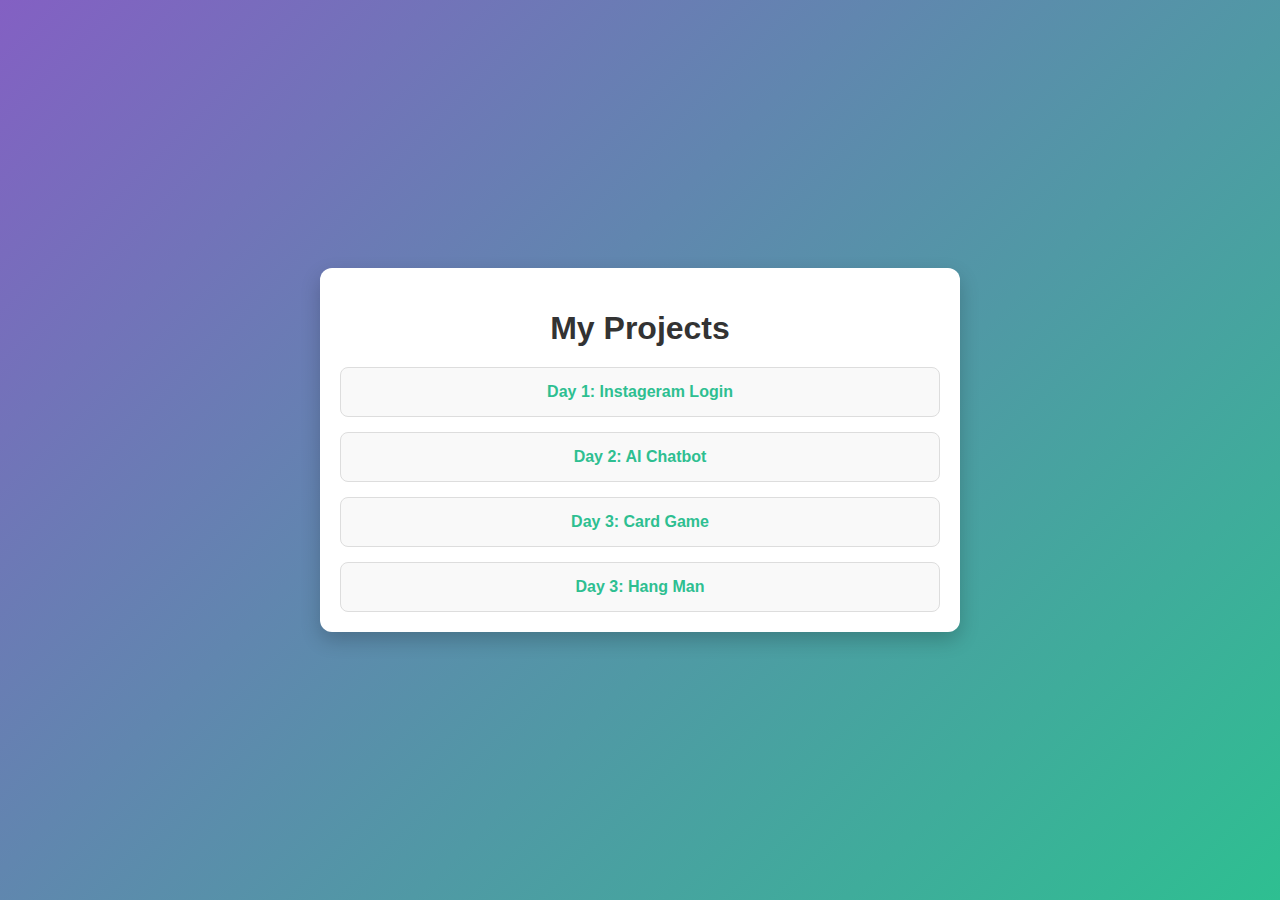
<file: index.html>
<!DOCTYPE html>
<html lang="en">
<head>
    <meta charset="UTF-8">
    <meta name="viewport" content="width=device-width, initial-scale=1.0">
    <title>Project Hub</title>
    <style>
        body {
            font-family: Arial, sans-serif;
            margin: 0;
            padding: 0;
            display: flex;
            justify-content: center;
            align-items: center;
            height: 100vh;
            background: linear-gradient(135deg, #8360c3, #2ebf91);
            color: #fff;
        }

        .container {
            text-align: center;
            background: #fff;
            border-radius: 12px;
            padding: 20px;
            box-shadow: 0 8px 20px rgba(0, 0, 0, 0.2);
            color: #333;
            width: 80%;
            max-width: 600px;
        }

        h1 {
            font-size: 2rem;
            margin-bottom: 20px;
        }

        .project-list {
            display: grid;
            grid-template-columns: 1fr;
            gap: 15px;
        }

        .project-item {
            padding: 15px;
            border: 1px solid #ddd;
            border-radius: 8px;
            background: #f9f9f9;
            transition: transform 0.3s, box-shadow 0.3s;
            text-align: center;
        }

        .project-item:hover {
            transform: scale(1.05);
            box-shadow: 0 5px 15px rgba(0, 0, 0, 0.3);
        }

        a {
            text-decoration: none;
            color: #2ebf91;
            font-weight: bold;
        }

        a:hover {
            color: #23a580;
        }
    </style>
</head>
<body>
    <div class="container">
        <h1>My Projects</h1>
        <div class="project-list">
            <div class="project-item">
                <a href="./day1/index.html" target="_blank">Day 1: Instageram Login</a>
            </div>
            <div class="project-item">
                <a href="./day2/index.html" target="_blank">Day 2: AI Chatbot</a>
            </div>
            <div class="project-item">
                <a href="./day3/Card Game/index.html" target="_blank">Day 3: Card Game</a>
            </div>
            <div class="project-item">
                <a href="./day3/HangMan Game/index.html" target="_blank">Day 3: Hang Man</a>
            </div>
        </div>
    </div>
</body>
</html>
</file>
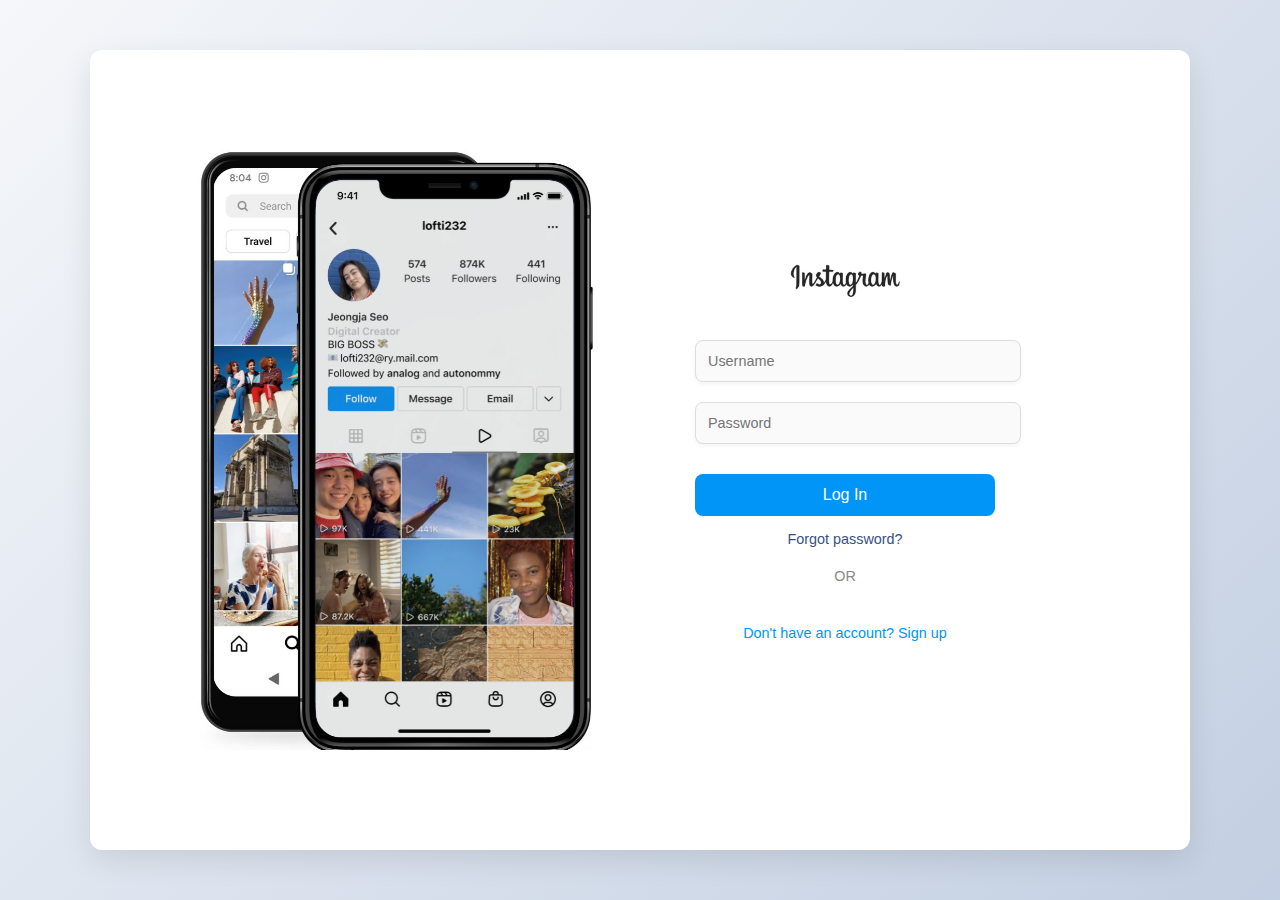
<file: day1/index.html>
<!DOCTYPE html>
<html lang="en">
<head>
    <meta charset="UTF-8">
    <meta name="viewport" content="width=device-width, initial-scale=1.0">
    <title>Instagram Login</title>
    <style>
        body {
            font-family: 'Arial', sans-serif;
            margin: 0;
            padding: 0;
            display: flex;
            justify-content: center;
            align-items: center;
            height: 100vh;
            background: linear-gradient(135deg, #f5f7fa, #c3cfe2);
        }

        /* Main Container */
        .container {
            display: flex;
            width: 100%;
            max-width: 900px;
            height: 600px;
            background-color: #fff;
            border-radius: 12px;
            box-shadow: 0 10px 30px rgba(0, 0, 0, 0.1);
            overflow: hidden;
            padding: 100px;
        }

        /* Left Section (Mobile View) */
        .left-section {
            flex: 1;
            background-image: url('images/mobileImage.jpg');
            background-size: cover;
            background-position: center;
        }

        /* Right Section (Login Form) */
        .right-section {
            flex: 1;
            padding: 40px;
            box-sizing: border-box;
            display: flex;
            flex-direction: column;
            justify-content: center;
            align-items: center;
        }

        /* Instagram Logo */
        .instagram-logo {
            width: 120px;
            margin-bottom: 30px;
        }

        /* Form */
        form {
            width: 100%;
            max-width: 300px;
            text-align: center;
        }

        input[type="text"], input[type="password"] {
            width: 100%;
            padding: 12px;
            margin: 10px 0;
            border-radius: 8px;
            border: 1px solid #ddd;
            background: #fafafa;
            font-size: 0.9rem;
            box-shadow: 0 2px 4px rgba(0, 0, 0, 0.05);
            transition: 0.3s ease;
        }

        input[type="text"]:focus, input[type="password"]:focus {
            border-color: #0095f6;
            outline: none;
        }

        button {
            width: 100%;
            padding: 12px;
            margin-top: 20px;
            background-color: #0095f6;
            color: white;
            border: none;
            border-radius: 8px;
            font-size: 1rem;
            cursor: pointer;
            transition: background-color 0.3s;
        }

        button:hover {
            background-color: #0078d4;
        }

        .forgot-password {
            font-size: 0.9rem;
            color: #385185;
            text-decoration: none;
            margin-top: 15px;
            display: inline-block;
        }

        .forgot-password:hover {
            text-decoration: underline;
        }

        .divider {
            width: 100%;
            text-align: center;
            margin: 20px 0;
            position: relative;
        }

        .divider span {
            background-color: white;
            padding: 0 10px;
            color: #888;
            font-size: 0.9rem;
        }

        .divider::before {
            content: '';
            position: absolute;
            top: 50%;
            left: 0;
            width: 100%;
            height: 1px;
            background: #ddd;
            z-index: -1;
        }

        .signup-link {
            font-size: 0.9rem;
            margin-top: 20px;
            color: #0095f6;
            text-decoration: none;
        }

        .signup-link:hover {
            text-decoration: underline;
        }
    </style>
</head>
<body>
    <div class="container">
        <!-- Left Section -->
        <div class="left-section"></div>

        <!-- Right Section -->
        <div class="right-section">
            <img src="images/instagramLogo.jpg" alt="Instagram Logo" class="instagram-logo">
            
            <form action="/submit_login" method="POST">
                <!-- Username Field -->
                <input type="text" name="username" placeholder="Username" required>

                <!-- Password Field -->
                <input type="password" name="password" placeholder="Password" required>

                <!-- Login Button -->
                <button type="submit">Log In</button>
            </form>

            <a href="#" class="forgot-password">Forgot password?</a>

            <div class="divider">
                <span>OR</span>
            </div>

            <!-- Signup Link -->
            <a href="#" class="signup-link">Don't have an account? Sign up</a>
        </div>
    </div>
</body>
</html>
</file>
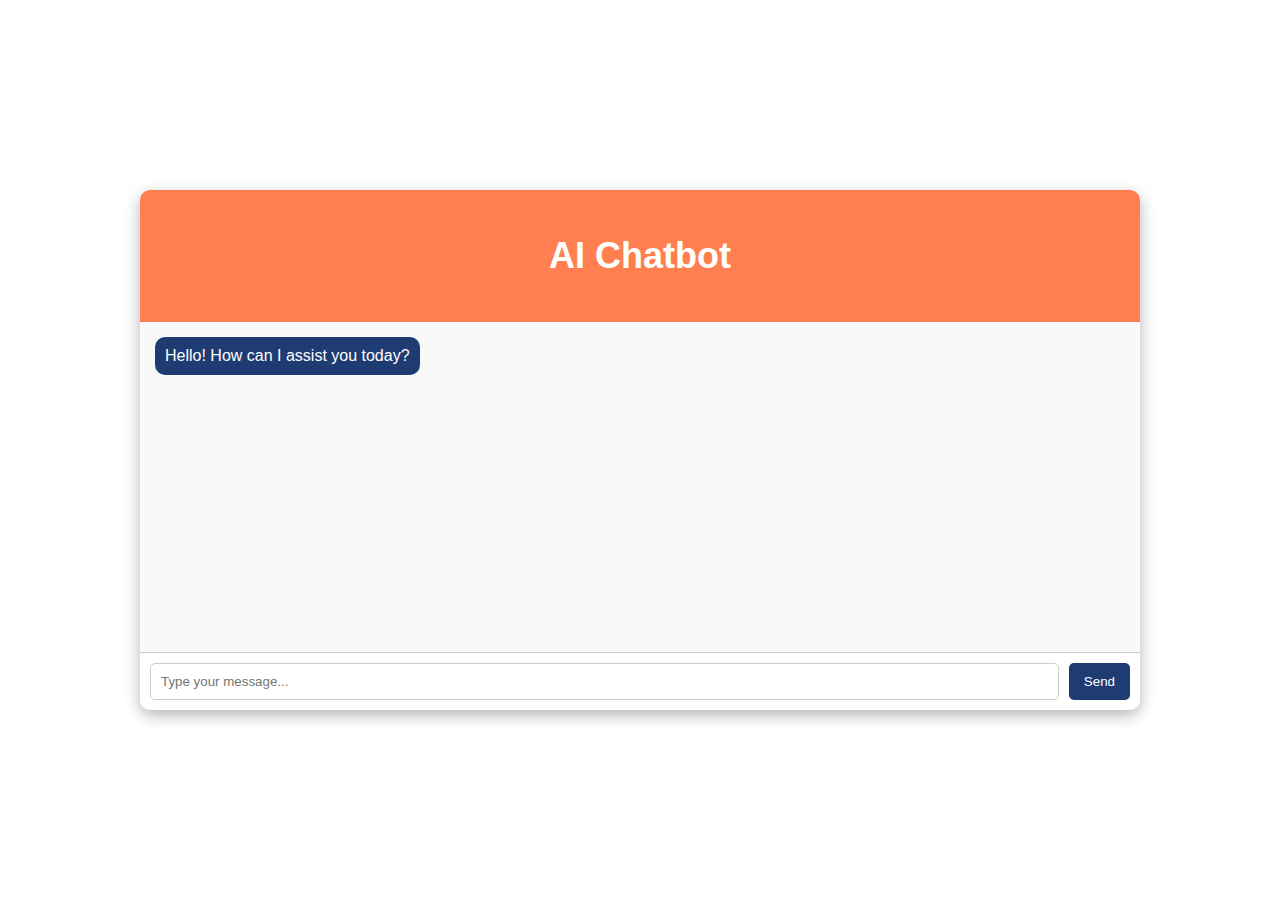
<file: day2/index.html>
<!DOCTYPE html>
<html lang="en">
<head>
    <meta charset="UTF-8">
    <meta name="viewport" content="width=device-width, initial-scale=1.0">
    <title>AI Chatbot</title>
    <link rel="stylesheet" href="style.css">
    <script defer src="script.js"></script>
</head>
<body>
    <div class="chat-container">
        <div class="chat-header">
            <h2>AI Chatbot</h2>
        </div>
        <div class="chat-box" id="chat-box">
            <div class="bot-message">Hello! How can I assist you today?</div>
        </div>
        <div class="chat-input">
            <input type="text" id="user-input" placeholder="Type your message..." />
            <button onclick="sendMessage()">Send</button>
        </div>
    </div>
</body>
</html>
</file>
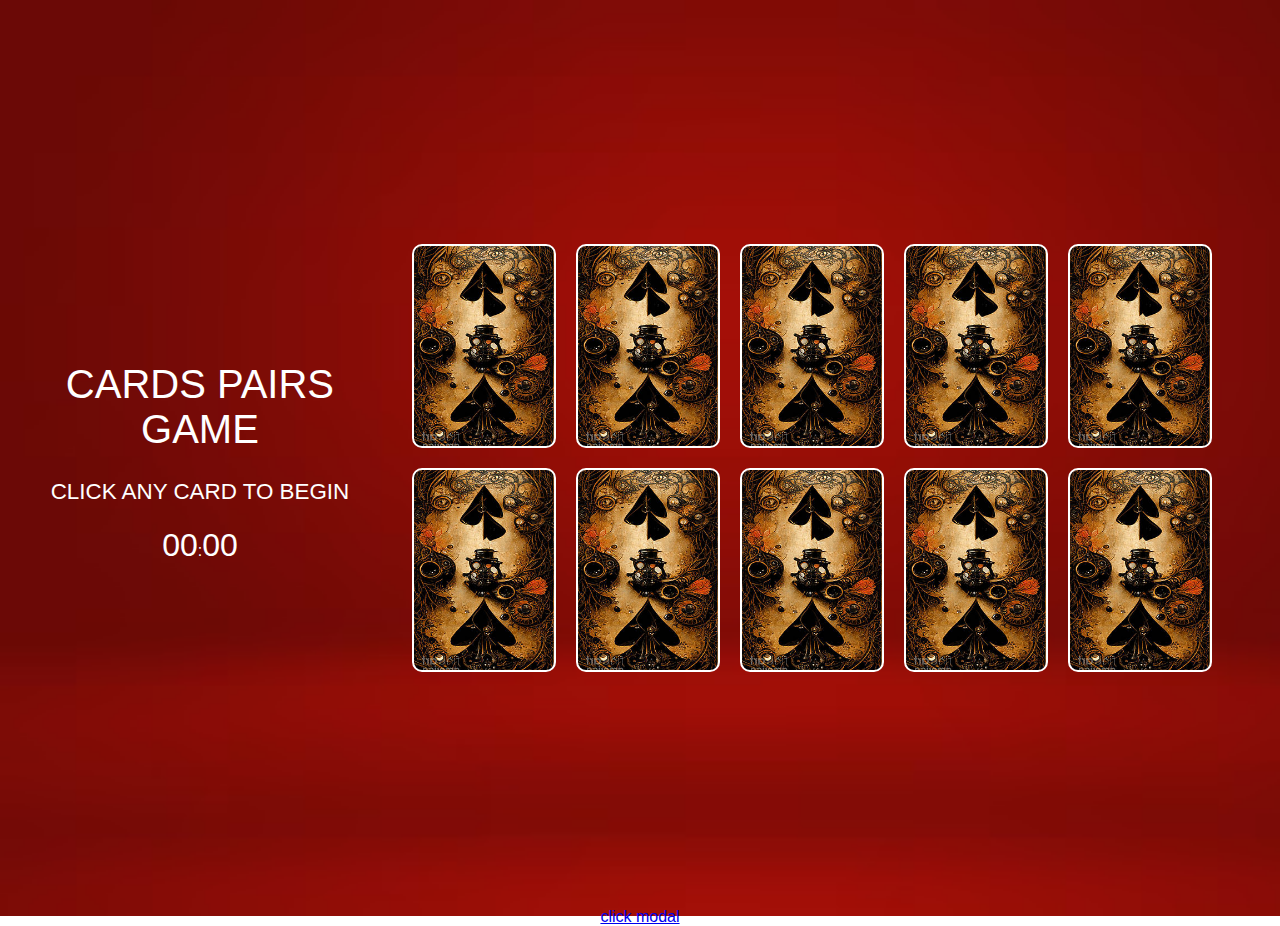
<file: day3/Card Game/index.html>
<!DOCTYPE html>
<html lang="en">
<head>
  <meta charset="UTF-8">
  <meta name="viewport" content="width=device-width, initial-scale=1.0">
  <title>cards Games</title>
  <link href="https://cdn.jsdelivr.net/npm/bootstrap@5.3.2/dist/css/bootstrap.min.css" rel="stylesheet" integrity="sha384-T3c6CoIi6uLrA9TneNEoa7RxnatzjcDSCmG1MXxSR1GAsXEV/Dwwykc2MPK8M2HN" crossorigin="anonymous">
  <link rel="stylesheet" href="style.css" type="text/css">
</head>
<body>

  <div class="boxed">
    <div class="wrapper d-flex align-center">
      <div style="margin-right: 10px;">
        <h1>Cards pairs Game</h1>
        <h3>Click any card to begin</h3>
        <p><span id="seconds">00</span>:<span id="tens">00</span></p>
        <p id="text"></p>
      </div>
      <div id="container"></div>
    </div>
  </div>

  <div class="modal" id="modal">
    <div class="modal-dialog modal-dialog-centered">
      <div class="modal-content">
        <div class="modal-body">
          <h2 class="fw-bold">You Are Win..🎉✨</h2>
        </div>
      </div>
    </div>
  </div>
<a href="#"  data-bs-toggle="modal" data-bs-target="#modal">click modal</a>

<script src="https://ajax.googleapis.com/ajax/libs/jquery/3.7.1/jquery.min.js"></script>
<script src="https://cdn.jsdelivr.net/npm/bootstrap@5.3.2/dist/js/bootstrap.bundle.min.js" integrity="sha384-C6RzsynM9kWDrMNeT87bh95OGNyZPhcTNXj1NW7RuBCsyN/o0jlpcV8Qyq46cDfL" crossorigin="anonymous"></script>
  <script src="script.js" type="text/javascript"></script>
  
  
</body>
</html>
</file>
<file: day2/style.css>
/* General Styling */
body {
    font-family: Arial, sans-serif;
    margin: 0;
    padding: 0;
    display: flex;
    justify-content: center;
    align-items: center;
    height: 100vh;
}

/* Chatbot Container */
.chat-container {
    width: 1000px;
    max-width: 100%;
    background: #fff;
    border-radius: 10px;
    box-shadow: 0 5px 15px rgba(0, 0, 0, 0.3);
    overflow: hidden;
}

/* Chat Header */
.chat-header {
    background: #ff7f50; 
    color: #fff;
    padding: 15px;
    text-align: center;
    font-size: 1.5rem;
}

/* Chat Box */
.chat-box {
    height: 300px;
    overflow-y: auto;
    padding: 15px;
    background: #f9f9f9;
}

/* Messages Styling */
.chat-box .bot-message,
.chat-box .user-message {
    padding: 10px;
    border-radius: 10px;
    margin-bottom: 10px;
    width: fit-content;
    max-width: 80%;
}

.chat-box .bot-message {
    background: #1e3c72; 
    color: #fff;
    align-self: flex-start;
}

.chat-box .user-message {
    background: #ff7f50;
    color: #fff;
    align-self: flex-end;
    margin-left: auto;
}

/* Chat Input */
.chat-input {
    display: flex;
    padding: 10px;
    background: #fff;
    border-top: 1px solid #ccc;
}

.chat-input input {
    flex: 1;
    padding: 10px;
    border: 1px solid #ccc;
    border-radius: 5px;
}

.chat-input button {
    padding: 10px 15px;
    border: none;
    background: #1e3c72;
    color: #fff;
    cursor: pointer;
    margin-left: 10px;
    border-radius: 5px;
}

.chat-input button:hover {
    background: #16457c; 
}
</file>
<file: day3/Card Game/style.css>
body { 
    background-image: url('images/bg-img.avif');
    font-family: "HelveticaNeue-Light", "Helvetica Neue Light", "Helvetica Neue", Helvetica, Arial, "Lucida Grande", sans-serif;
    height: 100vh;
    color: #fff;
    text-align: center;
    background-repeat: no-repeat;
    background-size: cover;
  }
  .boxed{
    max-width: 1320px;
    margin:0 auto;
    height: 100%;
  }
  .modal{
    background-color: rgba(0, 0, 0, 0.234);
    display: none;
  }
  .modal h2{
    color: black;
    margin: 0;
  }
  h1,
  h2 {
    font-family: "Roboto", sans-serif;
    font-weight: 500;
    font-size: 40px;
    text-transform: uppercase;
  }
  
  h3 {
    font-family: "Roboto", sans-serif;
    font-weight: 100;
    font-size: 1.4em;
    text-transform: uppercase;
  }
  .d-flex{
    display: flex;
  }
  .align-center{
    align-items: center;
  }
  .wrapper{
    height: 100%;
  }
  #seconds,
  #tens {
    font-size: 2em;
  }
  
  button {
    -moz-border-radius: 5px;
    -webkit-border-radius: 5px;
    border-radius: 5px;
    -khtml-border-radius: 5px;
    background: #82d2e5;
    color: #fff;
    border: solid 1px #fff;
    text-decoration: none;
    cursor: pointer;
    font-size: 1.2em;
    padding: 18px 10px;
    width: 180px;
    margin: 10px;
    outline: none;
  }
  button:hover {
    -webkit-transition: all 0.5s ease-in-out;
    -moz-transition: all 0.5s ease-in-out;
    transition: all 0.5s ease-in-out;
    background: #fff;
    border: solid 1px #fff;
    color: #82d2e5;
  }
  
  #container {
    width: 900px;
    margin: 10px auto;
  }
  #container:after {
    content: "";
    display: table;
    clear: both;
  }
  
  [data-view=card] {
    transform: rotateY(180deg);
    width: 140px;
    height: 200px;
    border: solid 2px rgb(255, 255, 255);
    border-radius: 10px;
    float: left;
    margin: 10px;
    cursor: pointer;
    /* background: linear-gradient(135deg, green 22px, #fff 22px, #fff 24px, transparent 24px, transparent 67px, #fff 67px, #fff 69px, transparent 69px), linear-gradient(225deg, #f3f3f3 22px, #fff 22px, #fff 24px, transparent 24px, transparent 67px, #fff 67px, #fff 69px, transparent 69px) 0 64px; */
    background-image:url('images/card2.jpg');
    background-repeat: no-repeat;
    background-size: cover;
    background-position: center;
  }
  
  .flipped {
    transition: 0.6s;
    /* transform-style: preserve-3d; */
    position: relative;
    transform: rotateY(0deg);
  }
  
  .reverse {
    transition: 0.6s;
    transform-style: preserve-3d;
    position: relative;
    transform: rotateY(180deg);
  }
  
  .correct {
    /* opacity: 0.5; */
    cursor: default;
    transform-style: preserve-3d;
    position: relative;
    transform: rotateY(0deg);
  }
  
  /* Icons */
  .correct[data-item=first],
  .flipped[data-item=first] {
    background: url("images/first.jpg") left center no-repeat #fff;
    background-size: cover;
    background-repeat: no-repeat;
    background-position: center;
  }
  
  .correct[data-item=sec],
  .flipped[data-item=sec] {
    background: url("images/sec.jpg") left center no-repeat #fff;
    background-size: cover;
    background-repeat: no-repeat;
    background-position: center;
  }
  
  .correct[data-item=the],
  .flipped[data-item=the] {
    background: url("images/the.jpg") left center no-repeat #fff;
    background-size: cover;
    background-repeat: no-repeat;
    background-position: center;
    
  }
  
  .correct[data-item=for],
  .flipped[data-item=for] {
    background: url("images/for.jpg") left center no-repeat #fff;
    background-size: cover;
    background-repeat: no-repeat;
    background-position: center;
  }
  
  .correct[data-item=five],
  .flipped[data-item=five] {
    background: url("images/five.jpg") left center no-repeat #fff;
    background-size: cover;
    background-repeat: no-repeat;
    background-position: center;
  }
</file>
